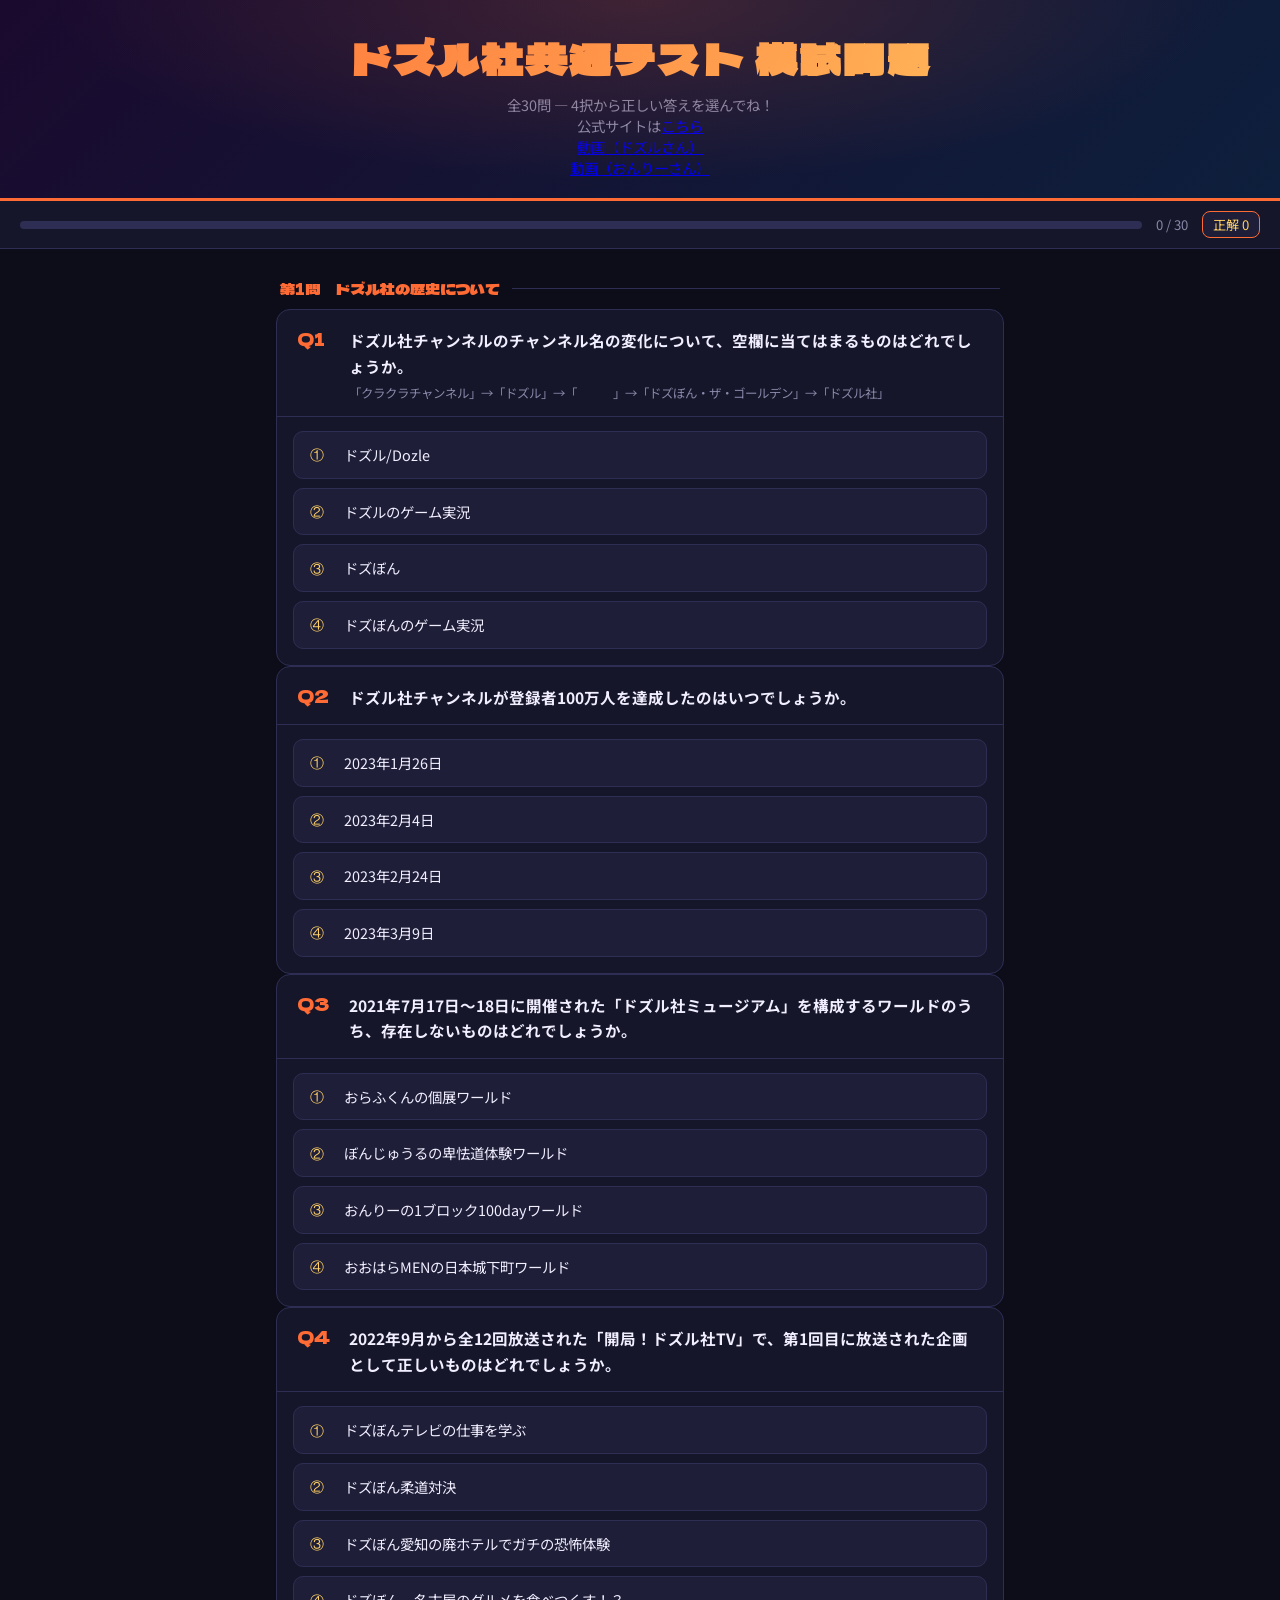
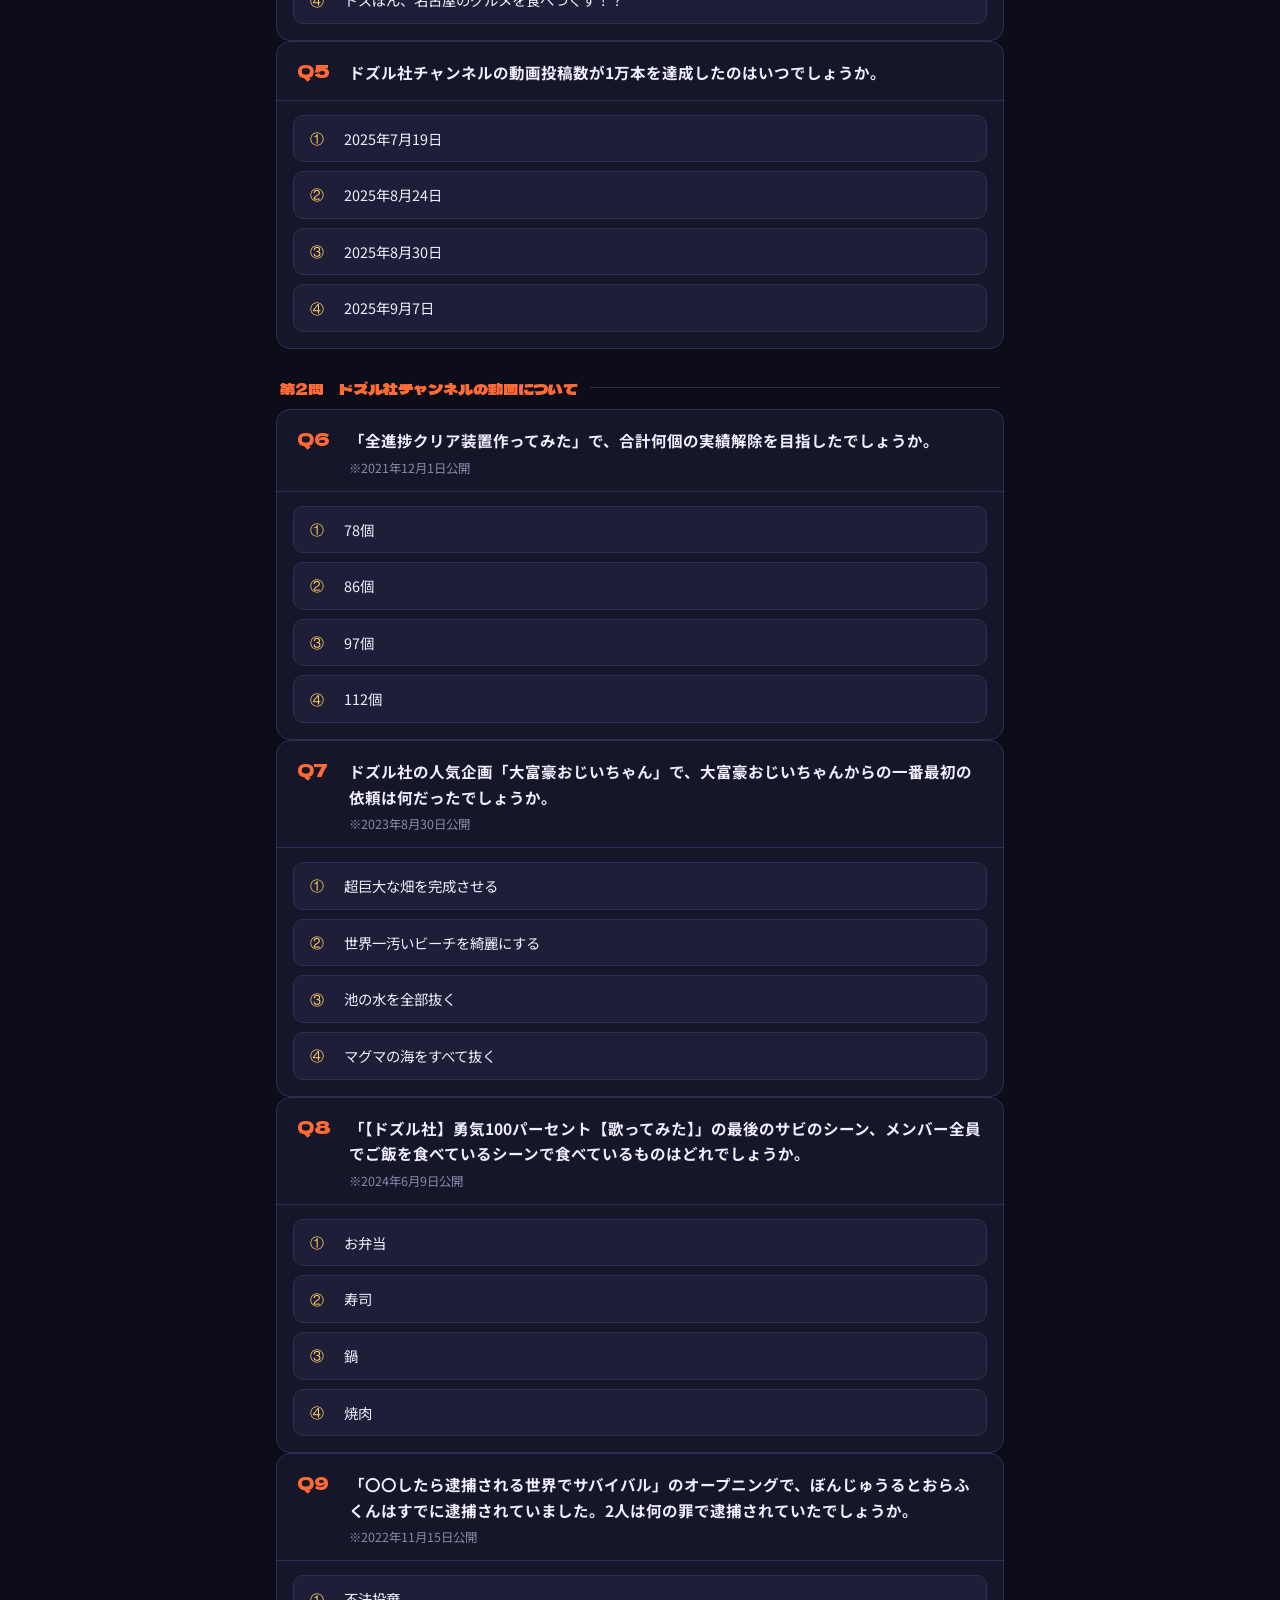
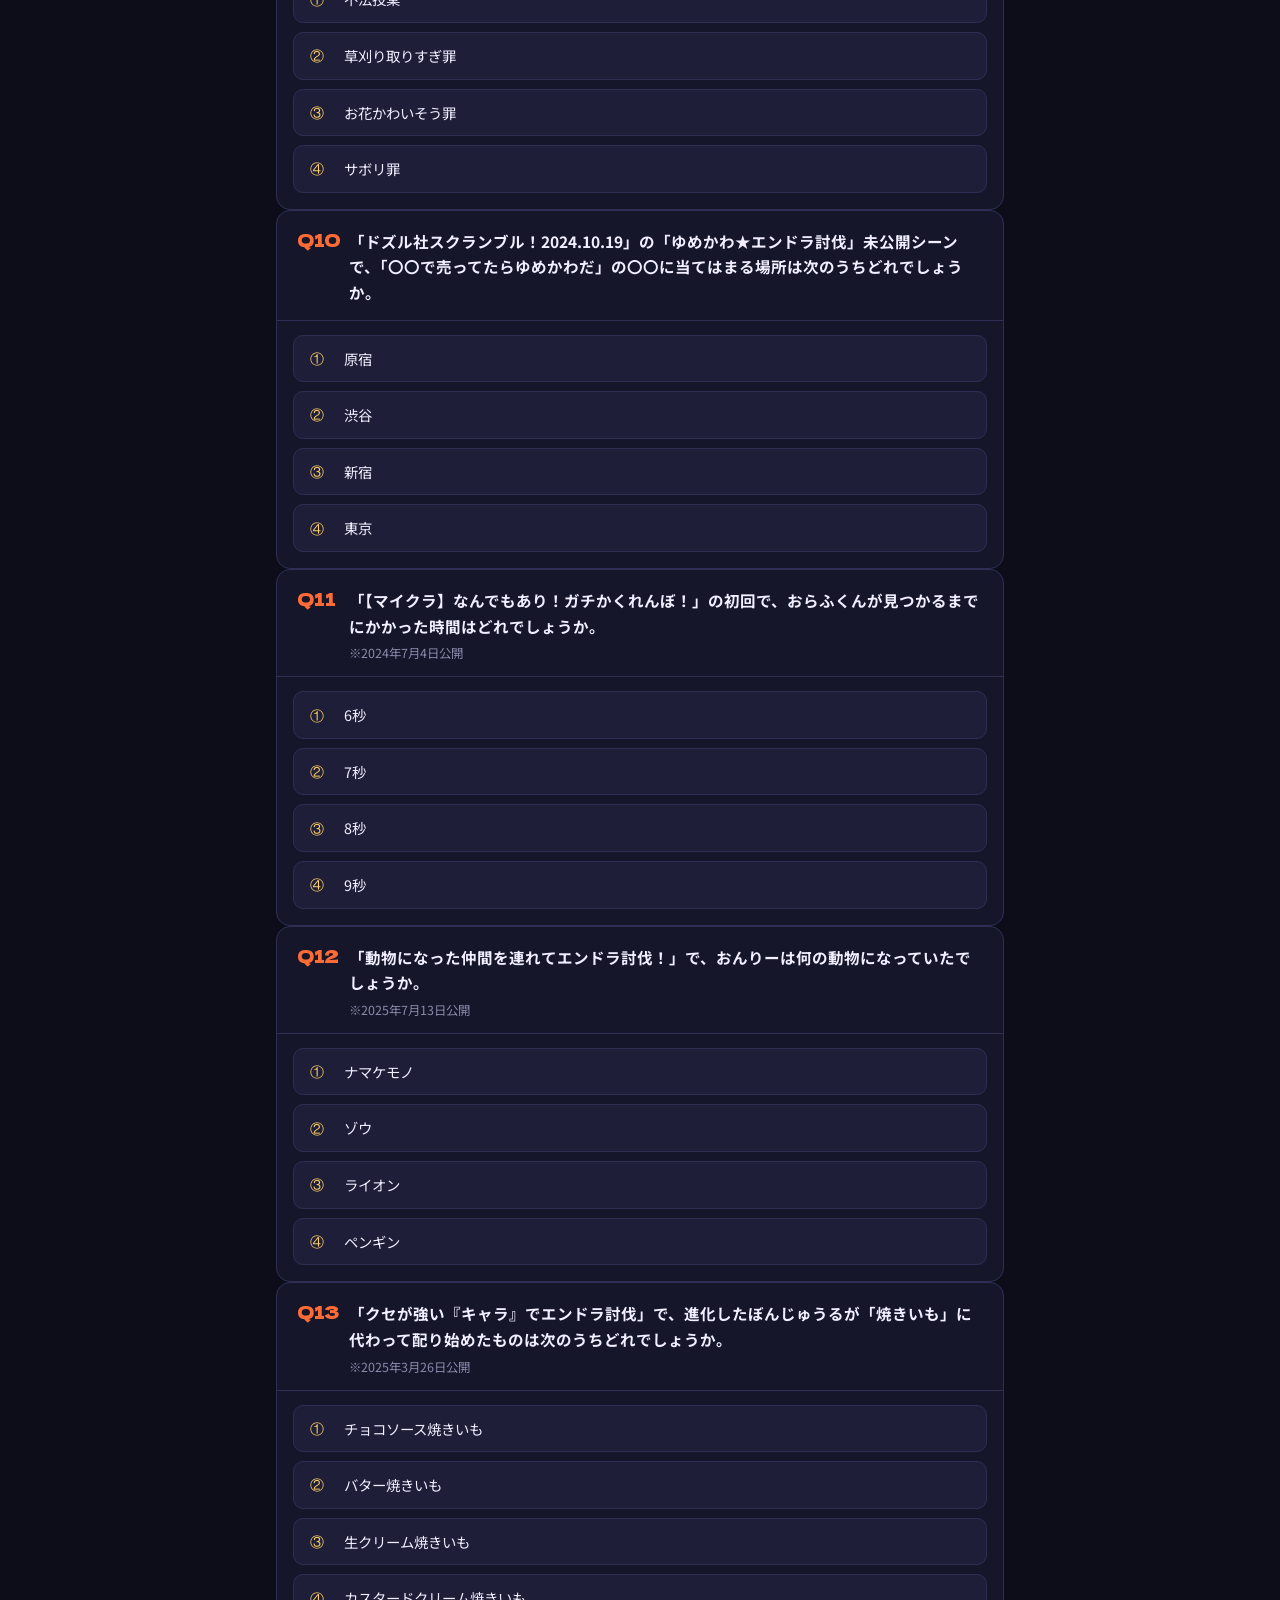
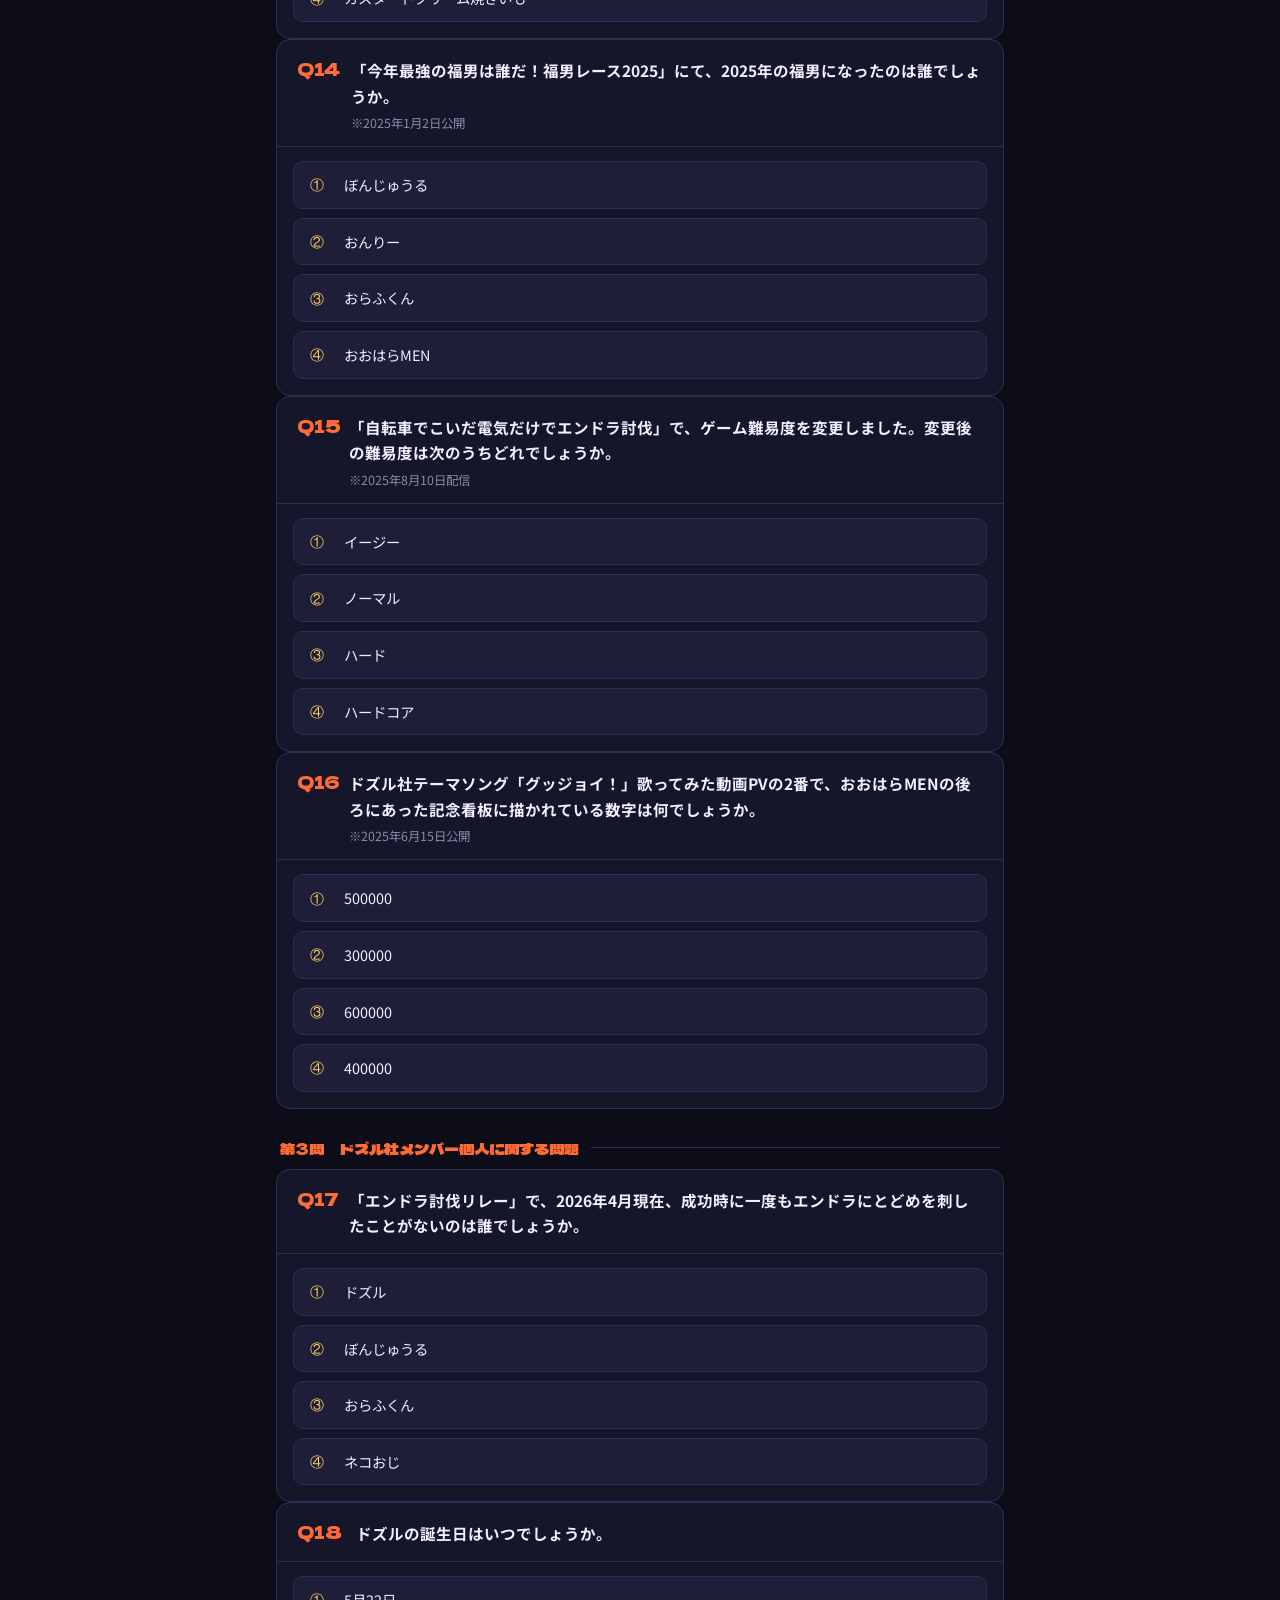
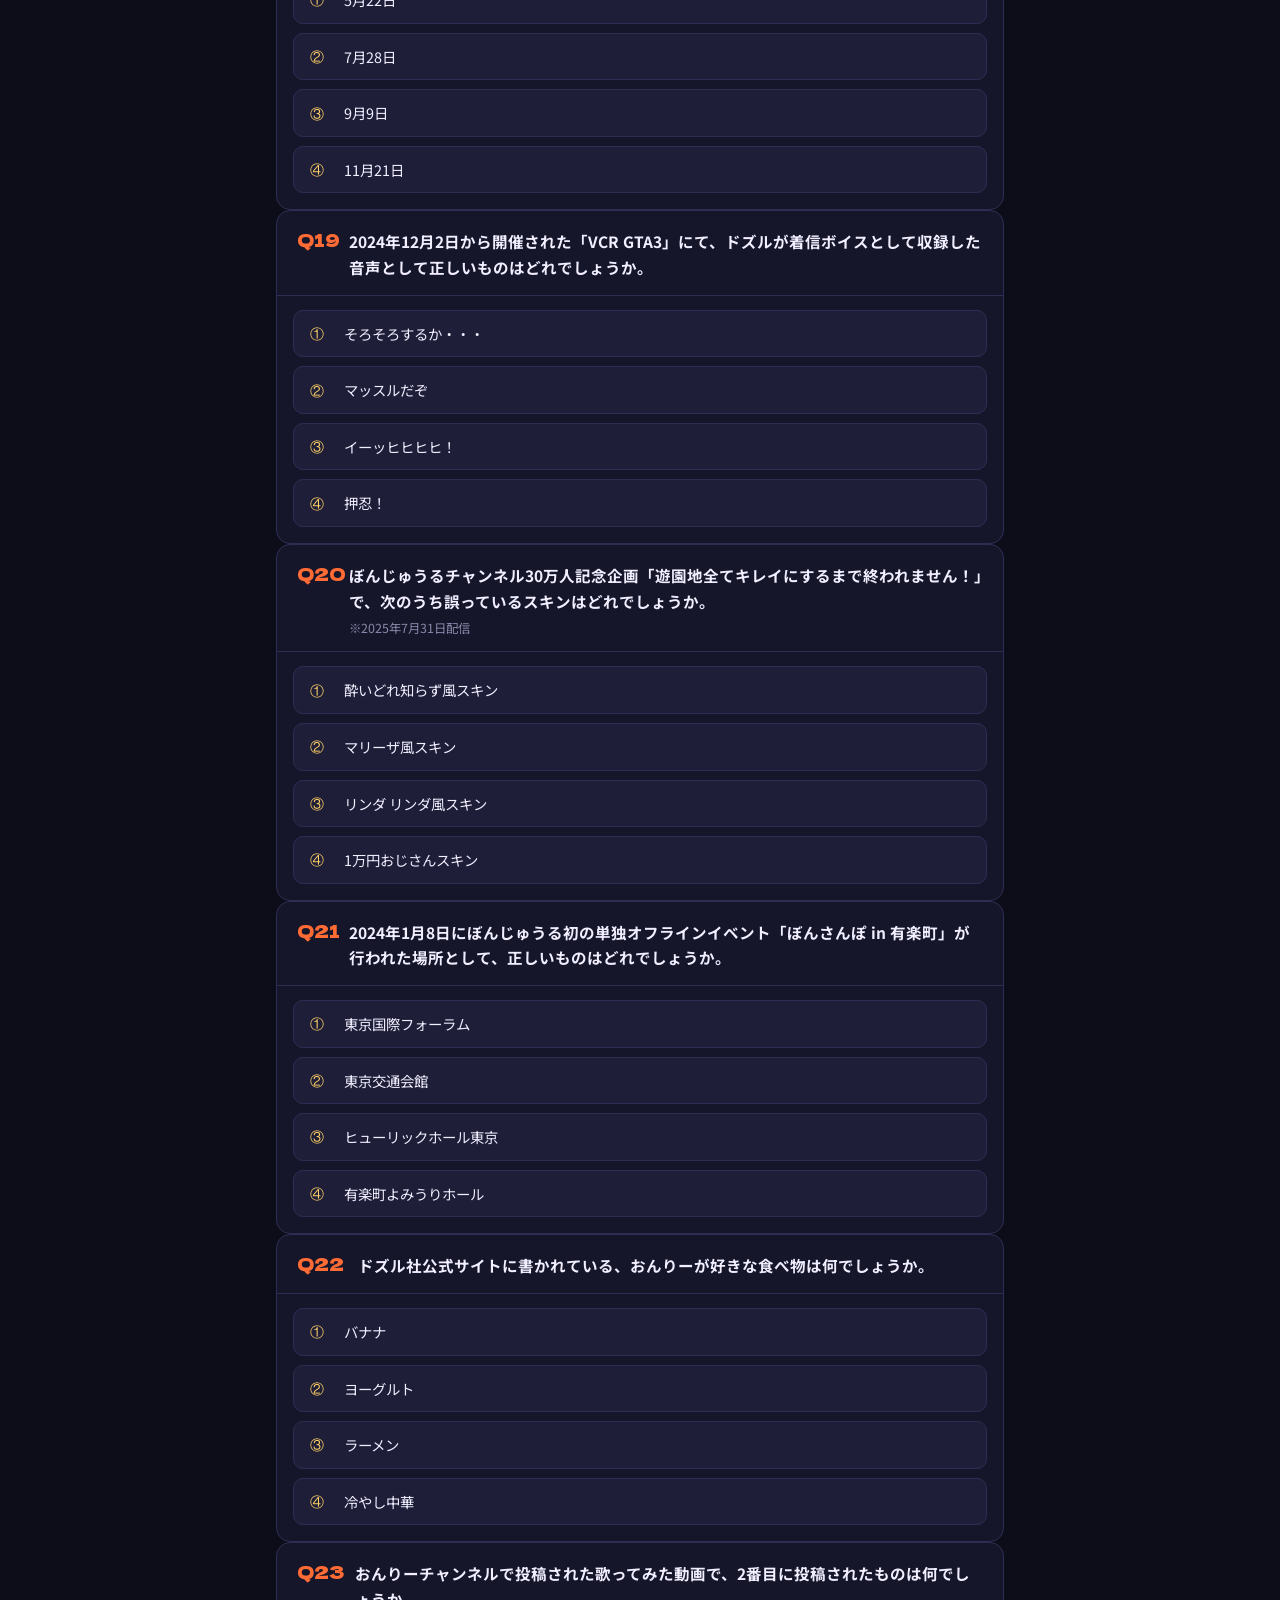
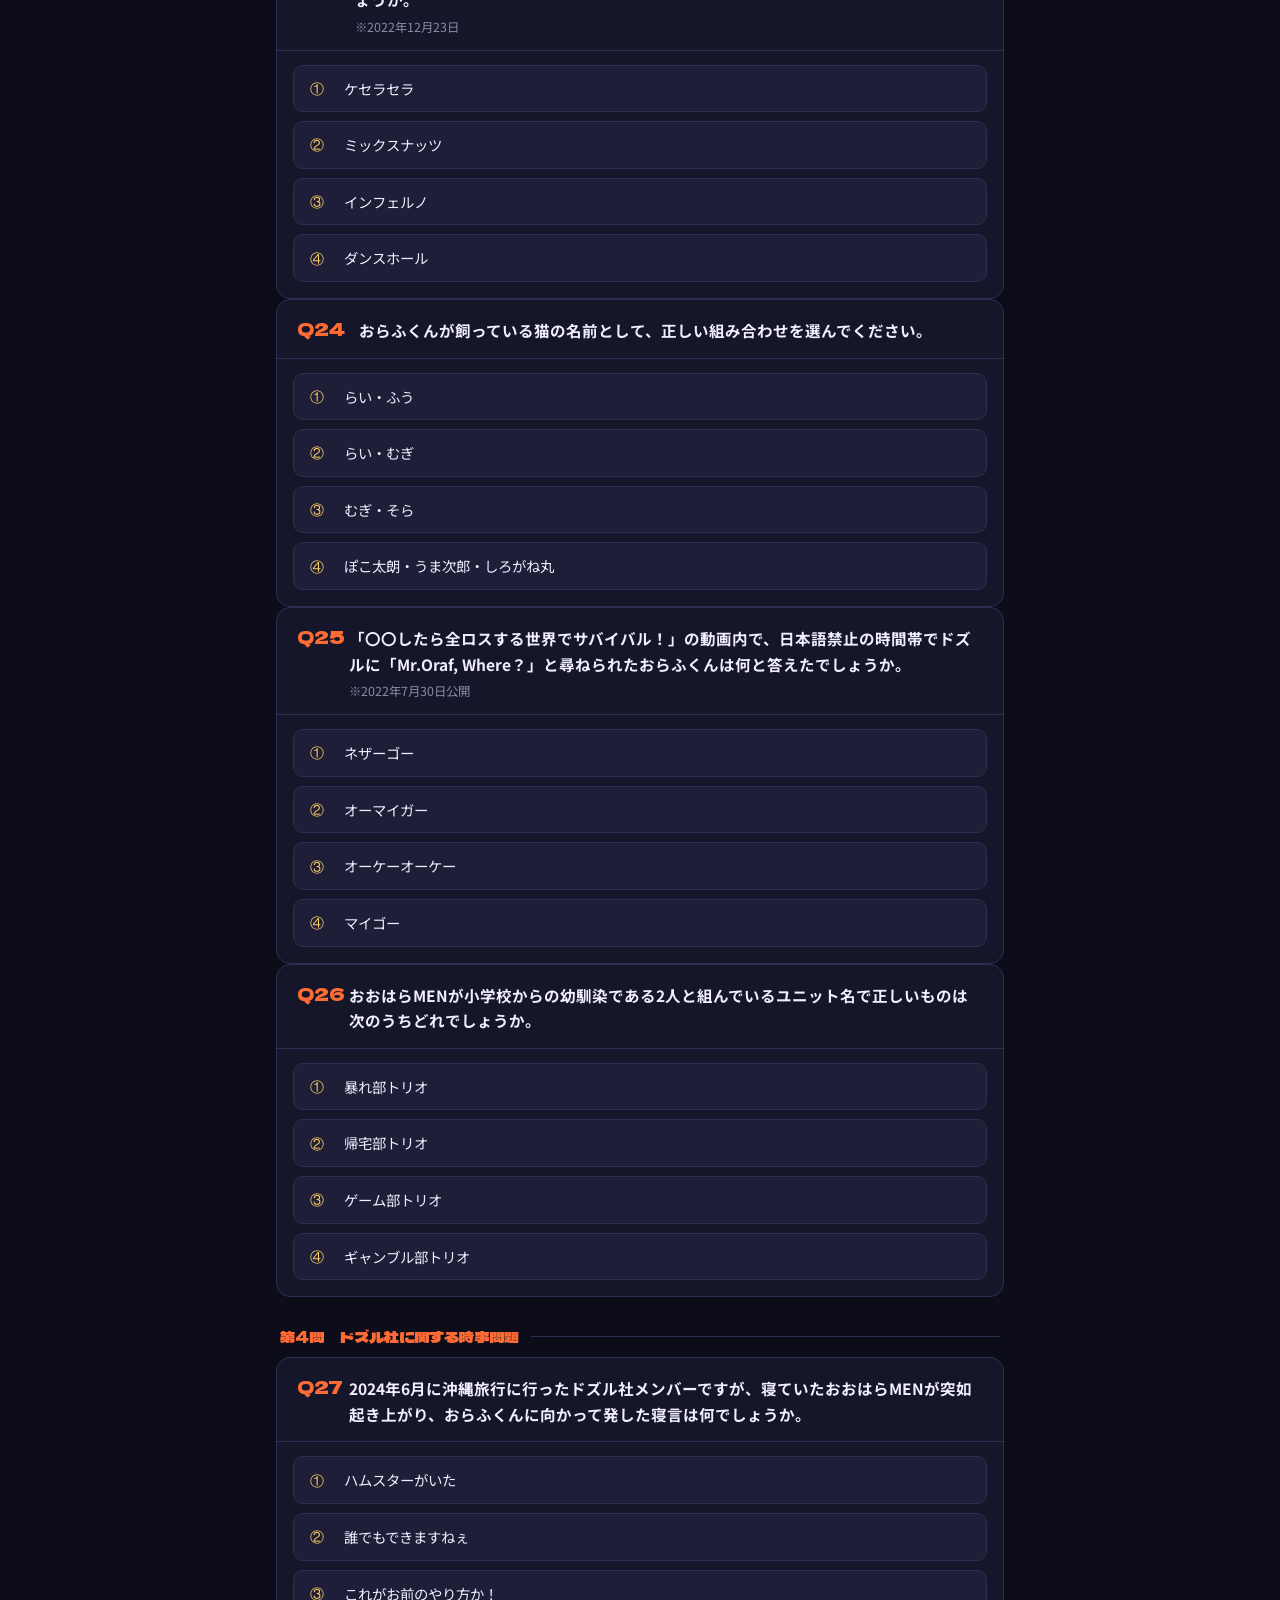
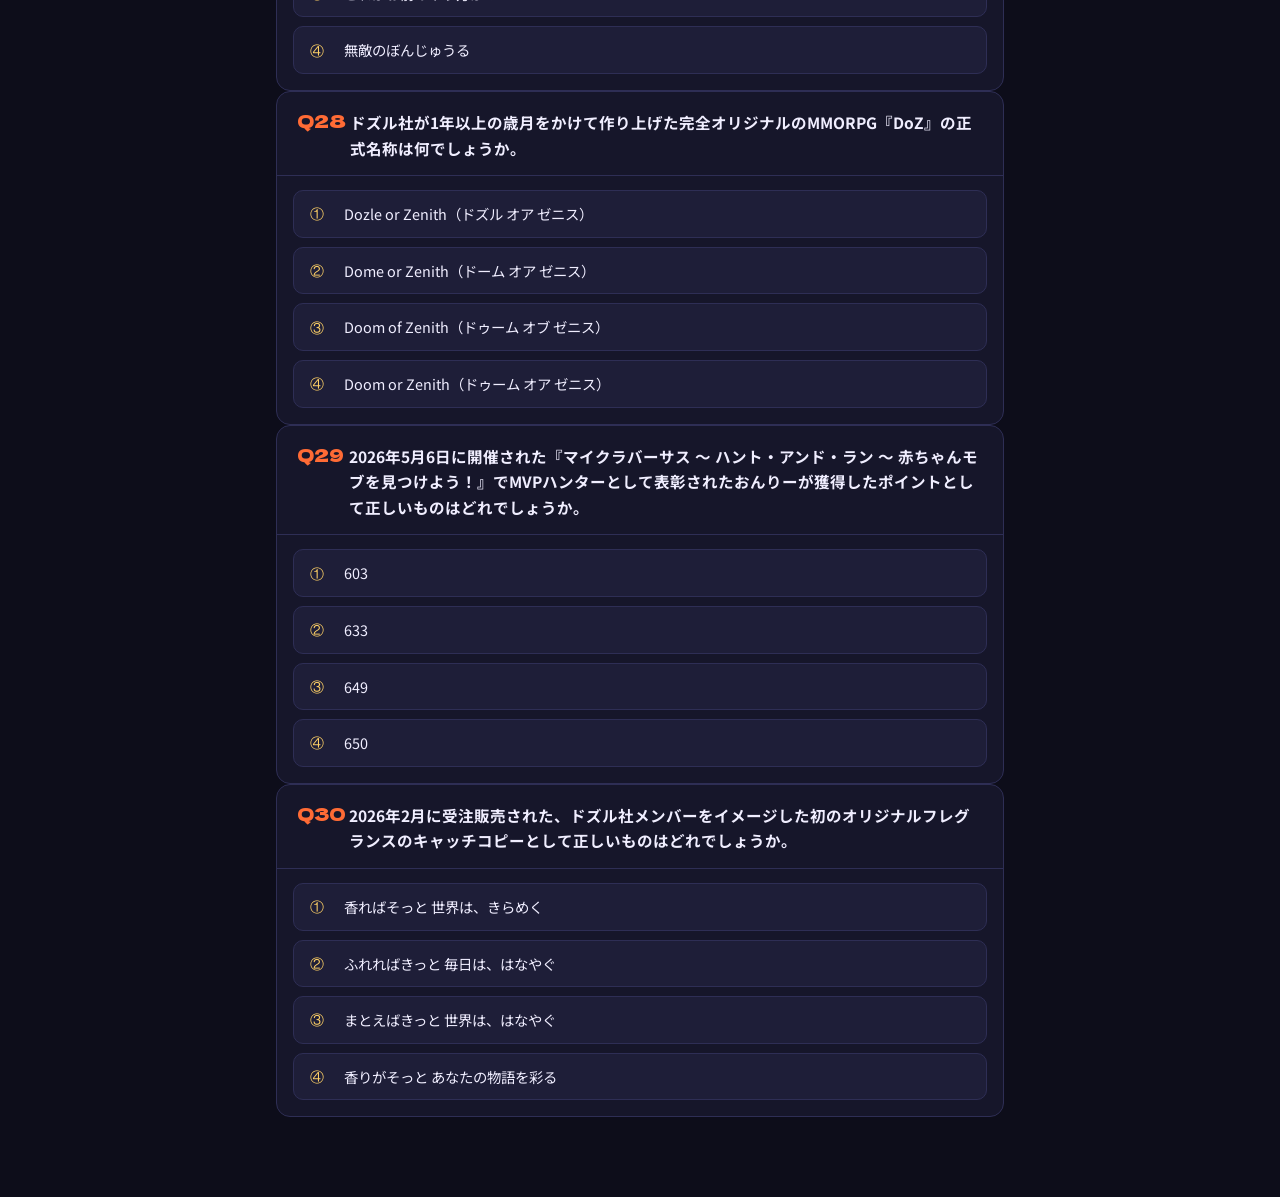
<file: dozle_quiz_moshi0515.html>
<!DOCTYPE html>
<html lang="ja">
<head>
<meta charset="UTF-8">
<meta name="viewport" content="width=device-width, initial-scale=1.0">
<title>ドズル社共通テスト 模試問題</title>
<link href="https://fonts.googleapis.com/css2?family=Dela+Gothic+One&family=Noto+Sans+JP:wght@400;700&display=swap" rel="stylesheet">
<style>
  :root {
    --bg: #0d0d1a;
    --surface: #16162a;
    --surface2: #1e1e38;
    --accent: #ff6b35;
    --accent2: #ffd166;
    --correct: #06d6a0;
    --wrong: #ef476f;
    --text: #f0eeff;
    --text-dim: #8888aa;
    --border: #2e2e55;
    --radius: 14px;
  }

  * { box-sizing: border-box; margin: 0; padding: 0; }

  body {
    background: var(--bg);
    color: var(--text);
    font-family: 'Noto Sans JP', sans-serif;
    min-height: 100vh;
    padding: 0 0 80px;
  }

  /* ===== HEADER ===== */
  header {
    background: linear-gradient(135deg, #1a0a2e 0%, #0d1f3c 100%);
    border-bottom: 3px solid var(--accent);
    padding: 28px 20px 20px;
    text-align: center;
    position: relative;
    overflow: hidden;
  }
  header::before {
    content: '';
    position: absolute;
    inset: 0;
    background: radial-gradient(ellipse at 50% 0%, rgba(255,107,53,0.18) 0%, transparent 65%);
    pointer-events: none;
  }
  header h1 {
    font-family: 'Dela Gothic One', sans-serif;
    font-size: clamp(1.6rem, 5vw, 2.6rem);
    background: linear-gradient(90deg, var(--accent), var(--accent2));
    -webkit-background-clip: text;
    -webkit-text-fill-color: transparent;
    background-clip: text;
    letter-spacing: 2px;
    margin-bottom: 6px;
  }
  header p {
    color: var(--text-dim);
    font-size: 0.9rem;
  }

  /* ===== PROGRESS ===== */
  .progress-bar-wrap {
    background: var(--surface);
    border-bottom: 1px solid var(--border);
    padding: 10px 20px;
    position: sticky;
    top: 0;
    z-index: 100;
    display: flex;
    align-items: center;
    gap: 14px;
  }
  .progress-bar-track {
    flex: 1;
    height: 8px;
    background: var(--border);
    border-radius: 99px;
    overflow: hidden;
  }
  .progress-bar-fill {
    height: 100%;
    background: linear-gradient(90deg, var(--accent), var(--accent2));
    border-radius: 99px;
    transition: width 0.4s ease;
    width: 0%;
  }
  .progress-label {
    font-size: 0.82rem;
    color: var(--text-dim);
    white-space: nowrap;
  }
  .score-badge {
    background: var(--surface2);
    border: 1px solid var(--accent);
    border-radius: 8px;
    padding: 3px 10px;
    font-size: 0.82rem;
    color: var(--accent2);
    white-space: nowrap;
  }

  /* ===== SECTION LABELS ===== */
  .section-label {
    display: flex;
    align-items: center;
    gap: 12px;
    padding: 28px 20px 10px;
    max-width: 760px;
    margin: 0 auto;
  }
  .section-label-text {
    font-family: 'Dela Gothic One', sans-serif;
    font-size: 0.95rem;
    color: var(--accent);
    white-space: nowrap;
  }
  .section-label-line {
    flex: 1;
    height: 1px;
    background: var(--border);
  }

  /* ===== QUIZ CARD ===== */
  .quiz-list {
    max-width: 760px;
    margin: 0 auto;
    padding: 0 16px;
    display: flex;
    flex-direction: column;
    gap: 24px;
  }

  .quiz-card {
    background: var(--surface);
    border: 1px solid var(--border);
    border-radius: var(--radius);
    overflow: hidden;
    transition: border-color 0.25s;
  }
  .quiz-card.answered {
    border-color: var(--surface2);
  }

  .quiz-header {
    display: flex;
    align-items: flex-start;
    gap: 14px;
    padding: 18px 20px 14px;
    border-bottom: 1px solid var(--border);
  }
  .quiz-num {
    font-family: 'Dela Gothic One', sans-serif;
    font-size: 1.1rem;
    color: var(--accent);
    min-width: 38px;
    line-height: 1;
    padding-top: 2px;
  }
  .quiz-question {
    font-size: 0.97rem;
    line-height: 1.65;
    font-weight: 700;
  }
  .quiz-note {
    font-size: 0.78rem;
    color: var(--text-dim);
    margin-top: 5px;
    font-weight: 400;
  }

  /* ===== OPTIONS ===== */
  .quiz-options {
    padding: 14px 16px 16px;
    display: flex;
    flex-direction: column;
    gap: 9px;
  }

  .option-btn {
    display: flex;
    align-items: center;
    gap: 12px;
    width: 100%;
    background: var(--surface2);
    border: 1.5px solid var(--border);
    border-radius: 10px;
    padding: 12px 16px;
    cursor: pointer;
    text-align: left;
    color: var(--text);
    font-family: 'Noto Sans JP', sans-serif;
    font-size: 0.9rem;
    line-height: 1.5;
    transition: background 0.15s, border-color 0.15s, transform 0.1s;
    -webkit-tap-highlight-color: transparent;
  }
  .option-btn:not(.disabled):hover {
    background: #252545;
    border-color: var(--accent);
    transform: translateX(2px);
  }
  .option-btn:not(.disabled):active {
    transform: scale(0.98);
  }
  .option-label {
    font-family: 'Dela Gothic One', sans-serif;
    font-size: 0.88rem;
    color: var(--accent2);
    min-width: 22px;
  }

  /* ===== STATES ===== */
  .option-btn.correct {
    background: rgba(6,214,160,0.15);
    border-color: var(--correct);
    color: var(--correct);
  }
  .option-btn.correct .option-label { color: var(--correct); }

  .option-btn.wrong {
    background: rgba(239,71,111,0.13);
    border-color: var(--wrong);
    color: var(--wrong);
  }
  .option-btn.wrong .option-label { color: var(--wrong); }

  .option-btn.reveal {
    background: rgba(6,214,160,0.07);
    border-color: rgba(6,214,160,0.35);
    color: rgba(240,238,255,0.55);
  }
  .option-btn.reveal .option-label { color: rgba(6,214,160,0.45); }

  .option-btn.disabled { cursor: default; }

  /* ===== RESULT BADGE ===== */
  .result-badge {
    display: flex;
    align-items: center;
    gap: 8px;
    padding: 8px 20px 14px 20px;
    font-size: 0.85rem;
    font-weight: 700;
    animation: fadeSlide 0.3s ease;
  }
  .result-badge.ok { color: var(--correct); }
  .result-badge.ng { color: var(--wrong); }
  .result-icon { font-size: 1.2rem; }

  @keyframes fadeSlide {
    from { opacity: 0; transform: translateY(-6px); }
    to   { opacity: 1; transform: translateY(0); }
  }

  /* ===== FINAL SCORE ===== */
  .final-card {
    display: none;
    max-width: 760px;
    margin: 30px auto 0;
    padding: 0 16px;
  }
  .final-card.show { display: block; }
  .final-inner {
    background: linear-gradient(135deg, #1a0a2e 0%, #0d1f3c 100%);
    border: 2px solid var(--accent);
    border-radius: var(--radius);
    padding: 36px 28px;
    text-align: center;
    position: relative;
    overflow: hidden;
  }
  .final-inner::before {
    content: '';
    position: absolute;
    inset: 0;
    background: radial-gradient(ellipse at 50% 0%, rgba(255,209,102,0.12) 0%, transparent 65%);
    pointer-events: none;
  }
  .final-inner h2 {
    font-family: 'Dela Gothic One', sans-serif;
    font-size: 2rem;
    background: linear-gradient(90deg, var(--accent), var(--accent2));
    -webkit-background-clip: text;
    -webkit-text-fill-color: transparent;
    background-clip: text;
    margin-bottom: 10px;
  }
  .final-score-num {
    font-family: 'Dela Gothic One', sans-serif;
    font-size: 4.5rem;
    color: var(--accent2);
    line-height: 1;
  }
  .final-score-denom {
    font-size: 1.5rem;
    color: var(--text-dim);
  }
  .final-msg {
    margin-top: 14px;
    font-size: 1rem;
    color: var(--text-dim);
  }
  .retry-btn {
    margin-top: 24px;
    display: inline-block;
    background: linear-gradient(90deg, var(--accent), #ff9a56);
    border: none;
    border-radius: 10px;
    padding: 14px 36px;
    font-family: 'Dela Gothic One', sans-serif;
    font-size: 1rem;
    color: #fff;
    cursor: pointer;
    transition: opacity 0.2s, transform 0.15s;
    letter-spacing: 1px;
  }
  .retry-btn:hover { opacity: 0.88; transform: scale(1.04); }
</style>
</head>
<body>

<header>
  <h1>ドズル社共通テスト 模試問題</h1>
  <p>全30問 ― 4択から正しい答えを選んでね！</p>
  <p>公式サイトは<a href="https://www.dozle.jp/general/dozle-kyotsutest2026_pre/">こちら</a></p>
  <p><a href="https://www.youtube.com/watch?v=TMPSRKJAmjk">動画（ドズルさん）</a></p>
  <p><a href="https://www.youtube.com/watch?v=J6uFEIWl7sg">動画（おんりーさん）</a></p>
</header>

<div class="progress-bar-wrap">
  <div class="progress-bar-track"><div class="progress-bar-fill" id="progressFill"></div></div>
  <span class="progress-label" id="progressLabel">0 / 30</span>
  <span class="score-badge">正解 <span id="scoreCount">0</span></span>
</div>

<div id="quizContainer"></div>

<div class="final-card" id="finalCard">
  <div class="final-inner">
    <h2>🏆 クイズ終了！</h2>
    <div style="margin:18px 0">
      <span class="final-score-num" id="finalScore">0</span>
      <span class="final-score-denom"> / 30</span>
    </div>
    <p class="final-msg" id="finalMsg"></p>
    <button class="retry-btn" onclick="location.reload()">もう一度挑戦する</button>
  </div>
</div>

<script>
const SECTIONS = [
  { label: "第1問　ドズル社の歴史について", start: 0 },
  { label: "第2問　ドズル社チャンネルの動画について", start: 5 },
  { label: "第3問　ドズル社メンバー個人に関する問題", start: 16 },
  { label: "第4問　ドズル社に関する時事問題", start: 26 },
];

const QUIZZES = [
  // 第1問 (正解: ①①④①②)
  {
    q: "ドズル社チャンネルのチャンネル名の変化について、空欄に当てはまるものはどれでしょうか。\n「クラクラチャンネル」→「ドズル」→「　　　」→「ドズぼん・ザ・ゴールデン」→「ドズル社」",
    opts: ["ドズル/Dozle","ドズルのゲーム実況","ドズぼん","ドズぼんのゲーム実況"],
    ans: 0  // ①
  },
  {
    q: "ドズル社チャンネルが登録者100万人を達成したのはいつでしょうか。",
    opts: ["2023年1月26日","2023年2月4日","2023年2月24日","2023年3月9日"],
    ans: 0  // ①
  },
  {
    q: "2021年7月17日～18日に開催された「ドズル社ミュージアム」を構成するワールドのうち、存在しないものはどれでしょうか。",
    opts: ["おらふくんの個展ワールド","ぼんじゅうるの卑怯道体験ワールド","おんりーの1ブロック100dayワールド","おおはらMENの日本城下町ワールド"],
    ans: 3  // ④
  },
  {
    q: "2022年9月から全12回放送された「開局！ドズル社TV」で、第1回目に放送された企画として正しいものはどれでしょうか。",
    opts: ["ドズぼんテレビの仕事を学ぶ","ドズぼん柔道対決","ドズぼん愛知の廃ホテルでガチの恐怖体験","ドズぼん、名古屋のグルメを食べつくす！？"],
    ans: 0  // ①
  },
  {
    q: "ドズル社チャンネルの動画投稿数が1万本を達成したのはいつでしょうか。",
    opts: ["2025年7月19日","2025年8月24日","2025年8月30日","2025年9月7日"],
    ans: 1  // ②
  },
  // 第2問 (正解: ②③④④①③②①②①①②)
  {
    q: "「全進捗クリア装置作ってみた」で、合計何個の実績解除を目指したでしょうか。\n※2021年12月1日公開",
    opts: ["78個","86個","97個","112個"],
    ans: 1  // ②
  },
  {
    q: "ドズル社の人気企画「大富豪おじいちゃん」で、大富豪おじいちゃんからの一番最初の依頼は何だったでしょうか。\n※2023年8月30日公開",
    opts: ["超巨大な畑を完成させる","世界一汚いビーチを綺麗にする","池の水を全部抜く","マグマの海をすべて抜く"],
    ans: 2  // ③
  },
  {
    q: "「【ドズル社】勇気100パーセント【歌ってみた】」の最後のサビのシーン、メンバー全員でご飯を食べているシーンで食べているものはどれでしょうか。\n※2024年6月9日公開",
    opts: ["お弁当","寿司","鍋","焼肉"],
    ans: 3  // ④
  },
  {
    q: "「〇〇したら逮捕される世界でサバイバル」のオープニングで、ぼんじゅうるとおらふくんはすでに逮捕されていました。2人は何の罪で逮捕されていたでしょうか。\n※2022年11月15日公開",
    opts: ["不法投棄","草刈り取りすぎ罪","お花かわいそう罪","サボリ罪"],
    ans: 3  // ④
  },
  {
    q: "「ドズル社スクランブル！2024.10.19」の「ゆめかわ★エンドラ討伐」未公開シーンで、「〇〇で売ってたらゆめかわだ」の〇〇に当てはまる場所は次のうちどれでしょうか。",
    opts: ["原宿","渋谷","新宿","東京"],
    ans: 0  // ①
  },
  {
    q: "「【マイクラ】なんでもあり！ガチかくれんぼ！」の初回で、おらふくんが見つかるまでにかかった時間はどれでしょうか。\n※2024年7月4日公開",
    opts: ["6秒","7秒","8秒","9秒"],
    ans: 2  // ③
  },
  {
    q: "「動物になった仲間を連れてエンドラ討伐！」で、おんりーは何の動物になっていたでしょうか。\n※2025年7月13日公開",
    opts: ["ナマケモノ","ゾウ","ライオン","ペンギン"],
    ans: 1  // ②
  },
  {
    q: "「クセが強い『キャラ』でエンドラ討伐」で、進化したぼんじゅうるが「焼きいも」に代わって配り始めたものは次のうちどれでしょうか。\n※2025年3月26日公開",
    opts: ["チョコソース焼きいも","バター焼きいも","生クリーム焼きいも","カスタードクリーム焼きいも"],
    ans: 0  // ①
  },
  {
    q: "「今年最強の福男は誰だ！福男レース2025」にて、2025年の福男になったのは誰でしょうか。\n※2025年1月2日公開",
    opts: ["ぼんじゅうる","おんりー","おらふくん","おおはらMEN"],
    ans: 1  // ②
  },
  {
    q: "「自転車でこいだ電気だけでエンドラ討伐」で、ゲーム難易度を変更しました。変更後の難易度は次のうちどれでしょうか。\n※2025年8月10日配信",
    opts: ["イージー","ノーマル","ハード","ハードコア"],
    ans: 0  // ①
  },
  {
    q: "ドズル社テーマソング「グッジョイ！」歌ってみた動画PVの2番で、おおはらMENの後ろにあった記念看板に描かれている数字は何でしょうか。\n※2025年6月15日公開",
    opts: ["500000","300000","600000","400000"],
    ans: 0  // ①
  },
  {
    q: "「エンドラ討伐リレー」で、2026年4月現在、成功時に一度もエンドラにとどめを刺したことがないのは誰でしょうか。",
    opts: ["ドズル","ぼんじゅうる","おらふくん","ネコおじ"],
    ans: 1  // ②
  },
  // 第3問 (正解: ④②③③③④③④②①)
  {
    q: "ドズルの誕生日はいつでしょうか。",
    opts: ["5月22日","7月28日","9月9日","11月21日"],
    ans: 3  // ④
  },
  {
    q: "2024年12月2日から開催された「VCR GTA3」にて、ドズルが着信ボイスとして収録した音声として正しいものはどれでしょうか。",
    opts: ["そろそろするか・・・","マッスルだぞ","イーッヒヒヒヒ！","押忍！"],
    ans: 1  // ②
  },
  {
    q: "ぼんじゅうるチャンネル30万人記念企画「遊園地全てキレイにするまで終われません！」で、次のうち誤っているスキンはどれでしょうか。\n※2025年7月31日配信",
    opts: ["酔いどれ知らず風スキン","マリーザ風スキン","リンダ リンダ風スキン","1万円おじさんスキン"],
    ans: 2  // ③
  },
  {
    q: "2024年1月8日にぼんじゅうる初の単独オフラインイベント「ぼんさんぽ in 有楽町」が行われた場所として、正しいものはどれでしょうか。",
    opts: ["東京国際フォーラム","東京交通会館","ヒューリックホール東京","有楽町よみうりホール"],
    ans: 2  // ③
  },
  {
    q: "ドズル社公式サイトに書かれている、おんりーが好きな食べ物は何でしょうか。",
    opts: ["バナナ","ヨーグルト","ラーメン","冷やし中華"],
    ans: 2  // ③
  },
  {
    q: "おんりーチャンネルで投稿された歌ってみた動画で、2番目に投稿されたものは何でしょうか。\n※2022年12月23日",
    opts: ["ケセラセラ","ミックスナッツ","インフェルノ","ダンスホール"],
    ans: 3  // ④
  },
  {
    q: "おらふくんが飼っている猫の名前として、正しい組み合わせを選んでください。",
    opts: ["らい・ふう","らい・むぎ","むぎ・そら","ぽこ太朗・うま次郎・しろがね丸"],
    ans: 2  // ③
  },
  {
    q: "「〇〇したら全ロスする世界でサバイバル！」の動画内で、日本語禁止の時間帯でドズルに「Mr.Oraf, Where？」と尋ねられたおらふくんは何と答えたでしょうか。\n※2022年7月30日公開",
    opts: ["ネザーゴー","オーマイガー","オーケーオーケー","マイゴー"],
    ans: 3  // ④
  },
  {
    q: "おおはらMENが小学校からの幼馴染である2人と組んでいるユニット名で正しいものは次のうちどれでしょうか。",
    opts: ["暴れ部トリオ","帰宅部トリオ","ゲーム部トリオ","ギャンブル部トリオ"],
    ans: 1  // ②
  },
  {
    q: "2024年6月に沖縄旅行に行ったドズル社メンバーですが、寝ていたおおはらMENが突如起き上がり、おらふくんに向かって発した寝言は何でしょうか。",
    opts: ["ハムスターがいた","誰でもできますねぇ","これがお前のやり方か！","無敵のぼんじゅうる"],
    ans: 0  // ①
  },
  // 第4問 (正解: ④①③)
  {
    q: "ドズル社が1年以上の歳月をかけて作り上げた完全オリジナルのMMORPG『DoZ』の正式名称は何でしょうか。",
    opts: ["Dozle or Zenith（ドズル オア ゼニス）","Dome or Zenith（ドーム オア ゼニス）","Doom of Zenith（ドゥーム オブ ゼニス）","Doom or Zenith（ドゥーム オア ゼニス）"],
    ans: 3  // ④
  },
  {
    q: "2026年5月6日に開催された『マイクラバーサス 〜 ハント・アンド・ラン 〜 赤ちゃんモブを見つけよう！』でMVPハンターとして表彰されたおんりーが獲得したポイントとして正しいものはどれでしょうか。",
    opts: ["603","633","649","650"],
    ans: 0  // ①
  },
  {
    q: "2026年2月に受注販売された、ドズル社メンバーをイメージした初のオリジナルフレグランスのキャッチコピーとして正しいものはどれでしょうか。",
    opts: ["香ればそっと 世界は、きらめく","ふれればきっと 毎日は、はなやぐ","まとえばきっと 世界は、はなやぐ","香りがそっと あなたの物語を彩る"],
    ans: 2  // ③
  },
];

const LABELS = ["①","②","③","④"];
const MSGS = [
  { min:0,  max:9,  msg:"もう少し勉強が必要かも？また挑戦してね！" },
  { min:10, max:19, msg:"なかなかいい感じ！ドズル社をもっと深掘りしよう！" },
  { min:20, max:25, msg:"すごい！ドズル社のことよく知ってるね！" },
  { min:26, max:29, msg:"ほぼ満点！上級ドズル社ファンだ！" },
  { min:30, max:30, msg:"🎉 完璧！最強のドズル社マスター！！" },
];

let answered = 0;
let score = 0;

function getMsg(s) {
  return MSGS.find(m => s >= m.min && s <= m.max)?.msg || "";
}

function updateProgress() {
  const pct = (answered / QUIZZES.length) * 100;
  document.getElementById('progressFill').style.width = pct + '%';
  document.getElementById('progressLabel').textContent = answered + ' / ' + QUIZZES.length;
  document.getElementById('scoreCount').textContent = score;
}

function buildQuiz() {
  const container = document.getElementById('quizContainer');
  let sectionIdx = 0;

  QUIZZES.forEach((q, i) => {
    // セクションラベル
    if (sectionIdx < SECTIONS.length && SECTIONS[sectionIdx].start === i) {
      const sl = document.createElement('div');
      sl.className = 'section-label';
      sl.innerHTML = `<span class="section-label-text">${SECTIONS[sectionIdx].label}</span><div class="section-label-line"></div>`;
      container.appendChild(sl);
      sectionIdx++;
    }

    const ql = document.createElement('div');
    ql.className = 'quiz-list';
    container.appendChild(ql);

    const card = document.createElement('div');
    card.className = 'quiz-card';
    card.id = 'card' + i;

    // Header
    const questionLines = q.q.split('\n');
    const noteHtml = questionLines.length > 1
      ? `<div class="quiz-note">${questionLines.slice(1).join('<br>')}</div>` : '';
    card.innerHTML = `
      <div class="quiz-header">
        <div class="quiz-num">Q${i+1}</div>
        <div>
          <div class="quiz-question">${questionLines[0]}</div>
          ${noteHtml}
        </div>
      </div>
      <div class="quiz-options" id="opts${i}"></div>
      <div id="result${i}" style="display:none"></div>
    `;
    ql.appendChild(card);

    // Options
    const optsDiv = card.querySelector('#opts' + i);
    q.opts.forEach((opt, j) => {
      const btn = document.createElement('button');
      btn.className = 'option-btn';
      btn.innerHTML = `<span class="option-label">${LABELS[j]}</span><span>${opt}</span>`;
      btn.addEventListener('click', () => handleAnswer(i, j, btn, optsDiv, card));
      optsDiv.appendChild(btn);
    });
  });
}

function handleAnswer(qIdx, chosen, btn, optsDiv, card) {
  if (card.classList.contains('answered')) return;
  card.classList.add('answered');
  answered++;

  const isCorrect = chosen === QUIZZES[qIdx].ans;
  if (isCorrect) score++;

  // Style buttons
  const btns = optsDiv.querySelectorAll('.option-btn');
  btns.forEach((b, j) => {
    b.classList.add('disabled');
    if (j === QUIZZES[qIdx].ans) {
      b.classList.add(j === chosen ? 'correct' : 'reveal');
    } else if (j === chosen) {
      b.classList.add('wrong');
    }
  });

  // Result badge
  const resultDiv = card.querySelector('#result' + qIdx);
  resultDiv.style.display = 'flex';
  resultDiv.className = 'result-badge ' + (isCorrect ? 'ok' : 'ng');
  if (isCorrect) {
    resultDiv.innerHTML = `<span class="result-icon">⭕</span>正解！`;
  } else {
    resultDiv.innerHTML = `<span class="result-icon">❌</span>不正解… 正解は「${LABELS[QUIZZES[qIdx].ans]} ${QUIZZES[qIdx].opts[QUIZZES[qIdx].ans]}」でした`;
  }

  updateProgress();

  if (answered === QUIZZES.length) {
    setTimeout(showFinal, 500);
  }
}

function showFinal() {
  const fc = document.getElementById('finalCard');
  fc.classList.add('show');
  document.getElementById('finalScore').textContent = score;
  document.getElementById('finalMsg').textContent = getMsg(score);
  fc.scrollIntoView({ behavior: 'smooth', block: 'center' });
}

buildQuiz();
updateProgress();
</script>
</body>
</html>
</file>
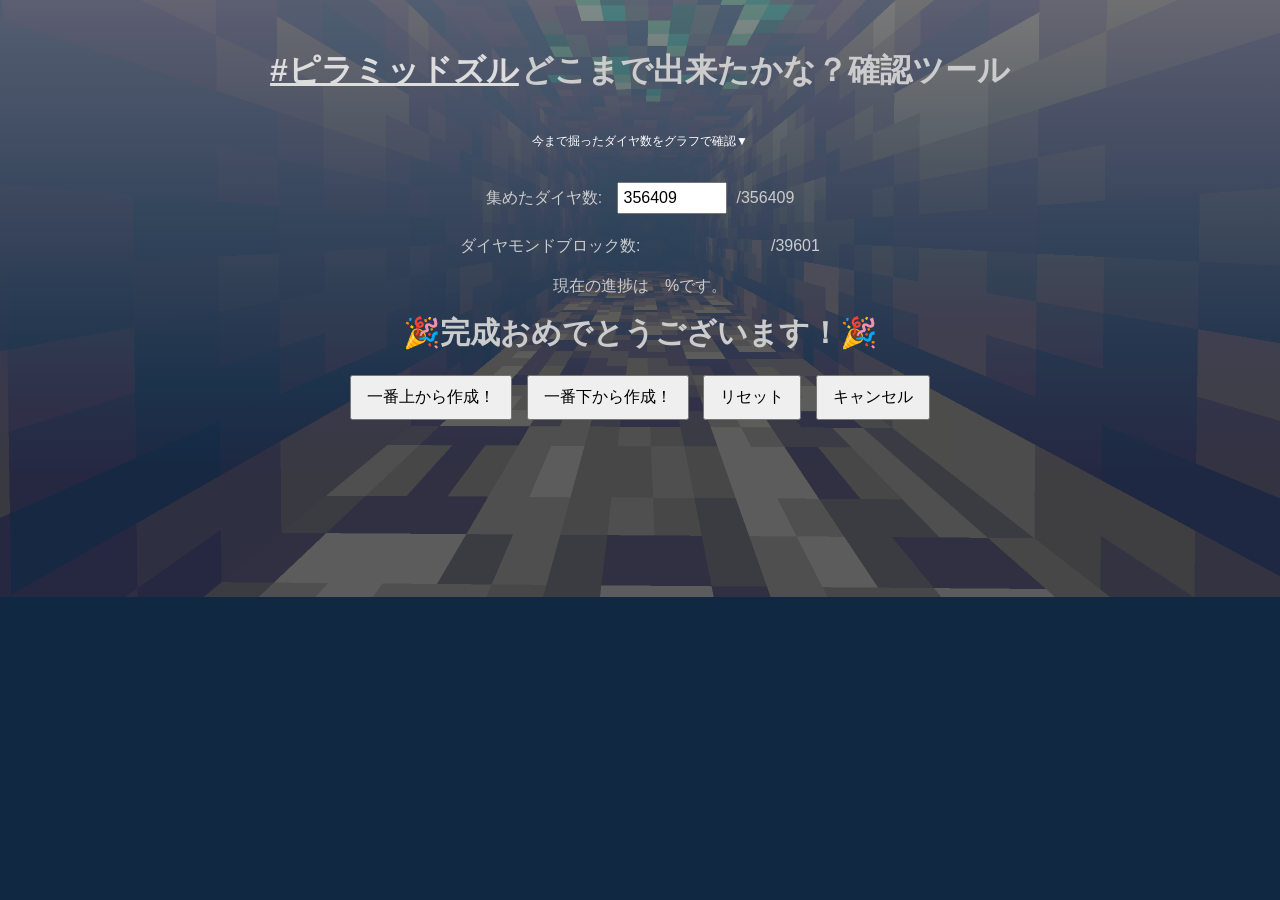
<file: pyramidozle.html>
<!DOCTYPE html>
<html lang="ja">
<head>
  <meta charset="UTF-8" />
  <meta name="viewport" content="width=device-width, initial-scale=1.0"/>
  <style>
body {
  font-family: sans-serif;
  padding: 20px;
  display: flex;
  justify-content: center;
  background-image: 
   linear-gradient(to top, #102842, rgba(255,255,255,0.25)),     url("https://nomynoma.github.io/storage/dia.png");
  background-color: #102842;
  background-blend-mode: lighten;
  background-repeat: no-repeat;
  background-position: center;
  background-size: cover;
  color: #ccc;
}

a {
  padding-right: 2px;
  color: #ddd;
  &:visited,
  &:hover,
  &:active,
  &:focus {
    color: #ddd;
    text-decoration: none;
  }

}

.container {
  max-width: 800px;
  text-align: center;
}

.controls {
  margin-bottom: 10px;
}

.controls input {
  width: 60px;
  padding: 5px;
  margin: 0 10px;
}

.buttons button {
  padding: 10px 15px;
  margin: 5px;
  font-size: 16px;
  cursor: pointer;
}

.pyramid {
  display: flex;
  flex-direction: column;
  align-items: center;
  margin-top: 20px;
}

.row {
  display: flex;
  justify-content: center;
  height: 7px; /* ブロック高さと一致させる */
  position: relative; /* 横線と数字を重ねるため */
}

.row:after {
  content: "";
  position: absolute;
  width: 100%;
  border-top: 1px solid #666; /* 横線 */
  top: 50%; /* 横線の位置を中央に */
}

.row-number {
  position: absolute;
  right: -15px; /* 横線の右側に数字を表示 */
  font-size: 12px;
  color: #eee;
  border-bottom: 1px solid #999;
  width: 15px;
  text-align: right;
  top: -2px;
  height: 5px;
  &.btm {
    top: 5px;
    right: -20px;
  }
  
  .number-text {
    position: absolute;
    top: -5px;
    right: -20px;
    opacity: 0.5;
    &.btm {
      top: -5px;
    }
  }
  
}

.block {
  width: 5px;
  height: 5px;
  margin: 0;
  background: linear-gradient(135deg, #6ce0f1, #4fd2e2, #a0faff);
  border: 0.5px solid #9cf;
  box-shadow: inset 0 0 1px #fff, 0 1px 2px rgba(0, 0, 0, 0.4);
  opacity: 0;
  transform: translateY(-30px) ; /* 初期位置を上にずらす */
  transition: 
    opacity 0.3s ease, 
    background 0.3s ease, 
    transform 0.3s ease; /* アニメーションに transform を追加 */
  z-index: 1;
  &.odd {
  background: linear-gradient(135deg, #5ac4e2, #3eaed4, #87d8f2);
  }
}

.block.visible, .block.visible2 {
  opacity: 1;
  transform: translateY(0); /* 元の位置に移動 */
}


input[readonly] {
  background-color: transparent;
  border: none;  /* 薄いグレーの枠 */
  color: #fff;  /* テキストカラーを薄く */
  pointer-events: none;
}

.texts {
  font-size: 16px;
  input {
    font-size: 16px !important;
    width: 6rem;
  }
}


#toggleButton {
  cursor: pointer;
  background-color: transparent;
  color: white;
  font-weight: 400;
  padding: 0;
  border: none;
  border-radius: 8px;
  margin: 0;
  font-size: 12px;
}
#g_container {
  width: 100%;
  height: 300px;
  display: none; /* 初期状態は非表示 */
  border-radius: 16px;
  overflow: hidden; 
}


  </style>
</head>
<body>
 <script src="https://code.highcharts.com/highcharts.js"></script>
<div class="container">
    <h1><a href="https://x.com/hashtag/%E3%83%94%E3%83%A9%E3%83%9F%E3%83%83%E3%83%89%E3%82%BA%E3%83%AB" target="_blank">#ピラミッドズル</a>どこまで出来たかな？確認ツール</h1>
    <div style="margin: 1rem; padding: 1rem;">
<button id="toggleButton">今まで掘ったダイヤ数をグラフで確認▼</button>
<div id="g_container"></div>
    </div>
    
    <!-- 入力フォーム: 作成するブロック数 -->
    <div class="texts">
      <div class="controls">
        <label for="blockCount">集めたダイヤ数: </label>
        <input type="number" id="diaCount" min="1" max="356409" value="356409">/356409<br/><br/>
    <label for="diamondBlocks">ダイヤモンドブロック数: </label>
    <input type="text" id="diamondBlocks" readonly>/39601
      </div>
      <p id="progress">現在の進捗は　%です。</p>
      <p ><span style="font-weight: 600;font-size: 30px;">🎉完成おめでとうございます！🎉</span></p>
    </div>
    
    <div class="buttons">
      <button id="topStart">一番上から作成！</button>
      <button id="bottomStart">一番下から作成！</button>
      <button id="reset">リセット</button>
      <button id="cancel">キャンセル</button>
    </div>

    <div class="pyramid" id="pyramid"></div>
  </div>

  
  <script>
// グラフ
Highcharts.setOptions({
  time: {
    useUTC: false
  }
});
const times = [
  0, 3, 4, 5, 6,
  8, 9, 10, 11, 12,
  13, 15, 16, 17, 18,
  19, 20, 33, 34, 37,
  38, 39, 40, 41, 43,
  44, 45, 46, 47, 48,
  49, 50, 51
]; // 回数
const dates = [
  '2025/04/14', '2025/04/17', '2025/04/18', '2025/04/20', '2025/04/21',
  '2025/04/24', '2025/04/24', '2025/04/25', '2025/04/27', '2025/04/29',
  '2025/05/01', '2025/05/04', '2025/05/05', '2025/05/06', '2025/05/10',
  '2025/05/11', '2025/05/12', '2025/06/06', '2025/06/07', '2025/06/23',
  '2025/07/03', '2025/07/04', '2025/07/05', '2025/07/07', '2025/07/11',
  '2025/07/14', '2025/07/15', '2025/07/16', '2025/07/18', '2025/07/21',
  '2025/07/31', '2025/08/01', '2025/08/02'
  
]; // 日時
const diamondTotals = [
  0, 6537, 7343, 12870, 15252,
  19620, 22428, 27067, 32439, 40136,
  50579, 59339, 71856, 77501, 90345,
  100258, 110957, 208489, 228489, 236204,
  240530, 244492, 252456, 259805, 268931,
  277081, 286039, 292083, 309910, 315073,
  329122, 343982, 356409
]; // ダイヤの総数
const maxDiamonds = 356409; // 100%のダイヤ数

// 進捗率を計算
const progressPercentage = diamondTotals.map(total =>
  Math.min((total / maxDiamonds) * 100, 100)
);

// 日付配列をDateオブジェクトに変換しタイムスタンプ配列に
const dateTimestamps = dates.map(d => new Date(d).getTime());

// 日曜日だけのtickPositionsを作成
const tickPositions = [];
const startDate = new Date(dates[0]);
const endDate = new Date(dates[dates.length - 1]);

for (let d = new Date(startDate); d <= endDate; d.setDate(d.getDate() + 1)) {
  if (d.getDay() === 0) { // 日曜日だけ追加
    tickPositions.push(d.getTime());
  }
}

// ｘ軸最小値を追加
const minDate = new Date('2025/04/13').setHours(0, 0, 0, 0);
if (!tickPositions.includes(minDate)) {
  tickPositions.unshift(minDate);
}

let chart; // チャートインスタンス

// グラフの描画関数
function renderChart() {
  chart = Highcharts.chart('g_container', {
    chart: {
      type: 'area',
      backgroundColor: 'rgba(0, 0, 0, 0.3)',
      spacing: [30, 20, 20, 20]
    },
    title: {
      text: 'ダイヤの納品数',
      style: { color: '#ddd', fontSize: '14px' }
    },
    xAxis: {
      type: 'datetime',
      categories: null, // categoriesは使わない
      tickPositions: tickPositions,
      min: new Date('2025/04/13').getTime(),
      labels: {
        style: { color: 'rgba(255, 255, 255, 0.5)' },
        formatter: function () {
          return Highcharts.dateFormat('%m/%d', this.value) + '(日)';
        }
      },
      gridLineColor: 'rgba(255, 255, 255, 0.5)',
  
      plotBands: (() => {
        const bands = [];
        const start = new Date('2025/04/13').getTime();
        const end = new Date(dates[dates.length - 1]).getTime();
        const oneWeek = 7 * 24 * 3600 * 1000;
        let current = start;
        let toggle = true;
        while (current < end) {
          bands.push({
            from: current,
            to: current + oneWeek,
            color: toggle ? 'rgba(255, 255, 255, 0.05)' : 'rgba(0, 0, 0, 0)', // 薄い白と透明
            zIndex: 0
          });
          current += oneWeek;
          toggle = !toggle;
        }
        return bands;
      })()
    },
    yAxis: [
      {
        title: { text: 'ダイヤ数', style: { color: '#00eaff' } },
        labels: { style: { color: '#00eaff' } },
        tickAmount: 5,
        gridLineColor: 'rgba(100, 100, 100, 0.5)'
      },
      {
        title: { text: '進捗率', style: { color: '#ffff00' } },
        labels: { format: '{value}%', style: { color: '#ffff00' } },
        opposite: true,
        max: 100,
        min: 0,
        endOnTick: false,
        startOnTick: false,
        maxPadding: 0,
        tickAmount: 5,
        gridLineColor: 'rgba(100, 100, 100, 0.5)'
      }
    ],
    series: [
      {
        name: 'ダイヤ',
        data: diamondTotals.map((y, i) => [dateTimestamps[i], y]), // [timestamp, value]
        color: '#00eaff',
        fillColor: {
          linearGradient: [0, 0, 0, 300],
          stops: [
            [0, 'rgba(0, 234, 255, 0.8)'],
            [1, 'rgba(0, 100, 130, 0.2)']
          ]
        },
          marker: {
            enabled: true,
            radius: 3,
            fillColor: '#00eaff',
            lineColor: '#ffffff',
            lineWidth: 1
          }
      },
      {
        name: '進捗率',
        type: 'line',
        yAxis: 1,
        data: progressPercentage.map((v, i) => [dateTimestamps[i], v]),
        color: '#ffff00',
        dashStyle: 'ShortDash',
        zIndex: 1,
        marker: {
          enabled: true,
          radius: 4,
          fillColor: '#ffff00',
          lineColor: '#333333',
          lineWidth: 1
        }
      }
    ],
    tooltip: {
      formatter: function () {
        const index = this.point.index;
        let diff = 0;

        if (this.series.name === 'ダイヤ') {
          if (index > 0) {
            diff = this.y - diamondTotals[index - 1];
            return `第${times[index]}回（${dates[index]}）<br/>${this.series.name}: <b>${this.y}</b><br/>前回との差分: <b>${diff >= 0 ? '+' + diff : diff}</b>`;
          }
          return `第${times[index]}回（${dates[index]}）<br/>${this.series.name}: <b>${this.y}</b>`;
        }

        if (this.series.name === '進捗率') {
          diff = 0;
          if (index > 0) {
            diff = this.y - progressPercentage[index - 1];
            return `第${times[index]}回（${dates[index]}）<br/>${this.series.name}: <b>${this.y.toFixed(2)}%</b><br/>前回との差分: <b>${diff >= 0 ? '+' + diff.toFixed(2) : diff.toFixed(2)}%</b>`;
          }
          return `第${times[index]}回（${dates[index]}）<br/>${this.series.name}: <b>${this.y.toFixed(2)}%</b>`;
        }

        return `${this.series.name}: <b>${this.y}</b>`;
      }
    },
    legend: {
      enabled: false
    },
    credits: { enabled: false }
  });
}

  // トグルボタン処理
  const toggleButton = document.getElementById('toggleButton');
  const gContainer = document.getElementById('g_container');
  let visible = false;

  toggleButton.addEventListener('click', () => {
    visible = !visible;
    gContainer.style.display = visible ? 'block' : 'none';
    toggleButton.textContent = visible
      ? 'グラフを隠す▲'
      : '今まで掘ったダイヤ数をグラフで確認▼';
    if (visible && !chart) {
      renderChart();
    }
  });



//----------
// ピラミッド
const MAX_ROWS = 100;
const pyramid = document.getElementById("pyramid");
const diaCountInput = document.getElementById("diaCount");
const topStartBtn = document.getElementById("topStart");
const bottomStartBtn = document.getElementById("bottomStart");
const resetBtn = document.getElementById("reset");
const cancelBtn = document.getElementById("cancel");
const delayMs = 1;

let blockRefs = []; // 各段のブロック配列
let animationTimeouts = []; // アニメーションタイマー格納
let currentDirection = "top"; // 現在の描画方向を保持

function getPaintCostPerBlock(row) {
  const level = row + 1;
  return ((2 * level - 1 - 1) * 4) / (2 * level - 1);
}

function getTotalPaintNeeded() {
  let total = 0;
  for (let row = 0; row < MAX_ROWS; row++) {
    const blockCount = row * 2 + 1;
    const costPerBlock = getPaintCostPerBlock(row);
    total += blockCount * costPerBlock;
  }
  return Math.round(total) + 1;
}

const totalNeededDia = getTotalPaintNeeded();

function createPyramidFrame(direction = "top") {
  pyramid.innerHTML = "";
  blockRefs = [];

  for (let i = 0; i < MAX_ROWS; i++) {
    const row = document.createElement("div");
    row.className = "row";
    const blocks = [];

    const blockCount = i * 2 + 1;
    for (let j = 0; j < blockCount; j++) {
      const block = document.createElement("div");
      block.className = "block";
      if (i % 2 === 1) {
        block.className += " odd";
      }
      row.appendChild(block);
      blocks.push(block);
    }

    if ((i + 1) % 10 === 0) {
      const rowNumber = document.createElement("div");
      const numberText = document.createElement("span");
      let rowValue;
      if(direction === "bottom") {
        rowNumber.className = "row-number btm";
        numberText.className = "number-text btm";
        rowValue = MAX_ROWS - i;
      } else {
        rowNumber.className = "row-number";
        numberText.className = "number-text";
        rowValue = i + 2;
      }

      numberText.textContent = rowValue - 1; // 0, 10, 20, ..., 90, 99

      rowNumber.appendChild(numberText);
      row.appendChild(rowNumber);
    }

    pyramid.appendChild(row);
    blockRefs.push(blocks);
  }
}

function clearBlocks() {
  animationTimeouts.forEach(timeout => clearTimeout(timeout));
  animationTimeouts = [];
  blockRefs.flat().forEach(block => block.classList.remove("visible"));
}

function animateBlocks(direction) {
  clearBlocks();
  currentDirection = direction;
  createPyramidFrame(direction);

  let diamonds = parseInt(diaCountInput.value) || 0;
  let totalDiamonds = Math.floor(diamonds / 9);
  document.getElementById("diamondBlocks").value = totalDiamonds;
  document.getElementById("progress").textContent =
    `現在の進捗は${(Math.min(Math.floor(((diamonds / 356409) * 100) * 100) / 100, 100))}%です。`;

  if (totalDiamonds <= 0) return;

  const rows = direction === "top" ? [...blockRefs] : [...blockRefs].reverse();
  let delay = 0;

  for (let r = 0; r < rows.length; r++) {
    const realRow = direction === "top" ? r : MAX_ROWS - 1 - r;
    const blocks = rows[r];
    const blockCount = blocks.length;
    const costPerBlock = getPaintCostPerBlock(realRow);
    const rowCost = blockCount * costPerBlock;

    if (totalDiamonds >= rowCost) {
      blocks.forEach((block, i) => {
        const timeoutId = setTimeout(() => {
          block.classList.add("visible");
        }, delay);
        animationTimeouts.push(timeoutId);
        delay += delayMs;
      });
      totalDiamonds -= rowCost;
    } else {
      const fillable = Math.floor(totalDiamonds / costPerBlock);
      for (let i = 0; i < fillable; i++) {
        const timeoutId = setTimeout(() => {
          blocks[i].classList.add("visible");
        }, delay);
        animationTimeouts.push(timeoutId);
        delay += delayMs;
      }
      break;
    }
  }
}

// イベント設定
topStartBtn.addEventListener("click", () => animateBlocks("top"));
bottomStartBtn.addEventListener("click", () => animateBlocks("bottom"));
cancelBtn.addEventListener("click", () => clearBlocks());
resetBtn.addEventListener("click", () => {
  clearBlocks();
  createPyramidFrame(currentDirection);
  document.getElementById("diamondBlocks").value = "";
  document.getElementById("progress").textContent = `現在の進捗は　%です。`;
});

// 初期表示
createPyramidFrame();


// URLパラメータで自動描画処理
function getQueryParams() {
  const params = {};
  window.location.search.slice(1).split("&").forEach(part => {
    const [key, val] = part.split("=");
    if (key) params[key] = decodeURIComponent(val || "");
  });
  return params;
}

window.addEventListener("DOMContentLoaded", () => {
  const params = getQueryParams();
  const diamonds = parseInt(params.d, 10);

  if (!isNaN(diamonds)) {
    diaCountInput.value = diamonds;
    const from = params.from === "top" ? "top" : "bottom";
    animateBlocks(from);
  }
});

    
  </script>
</body>
</html>
</file>
